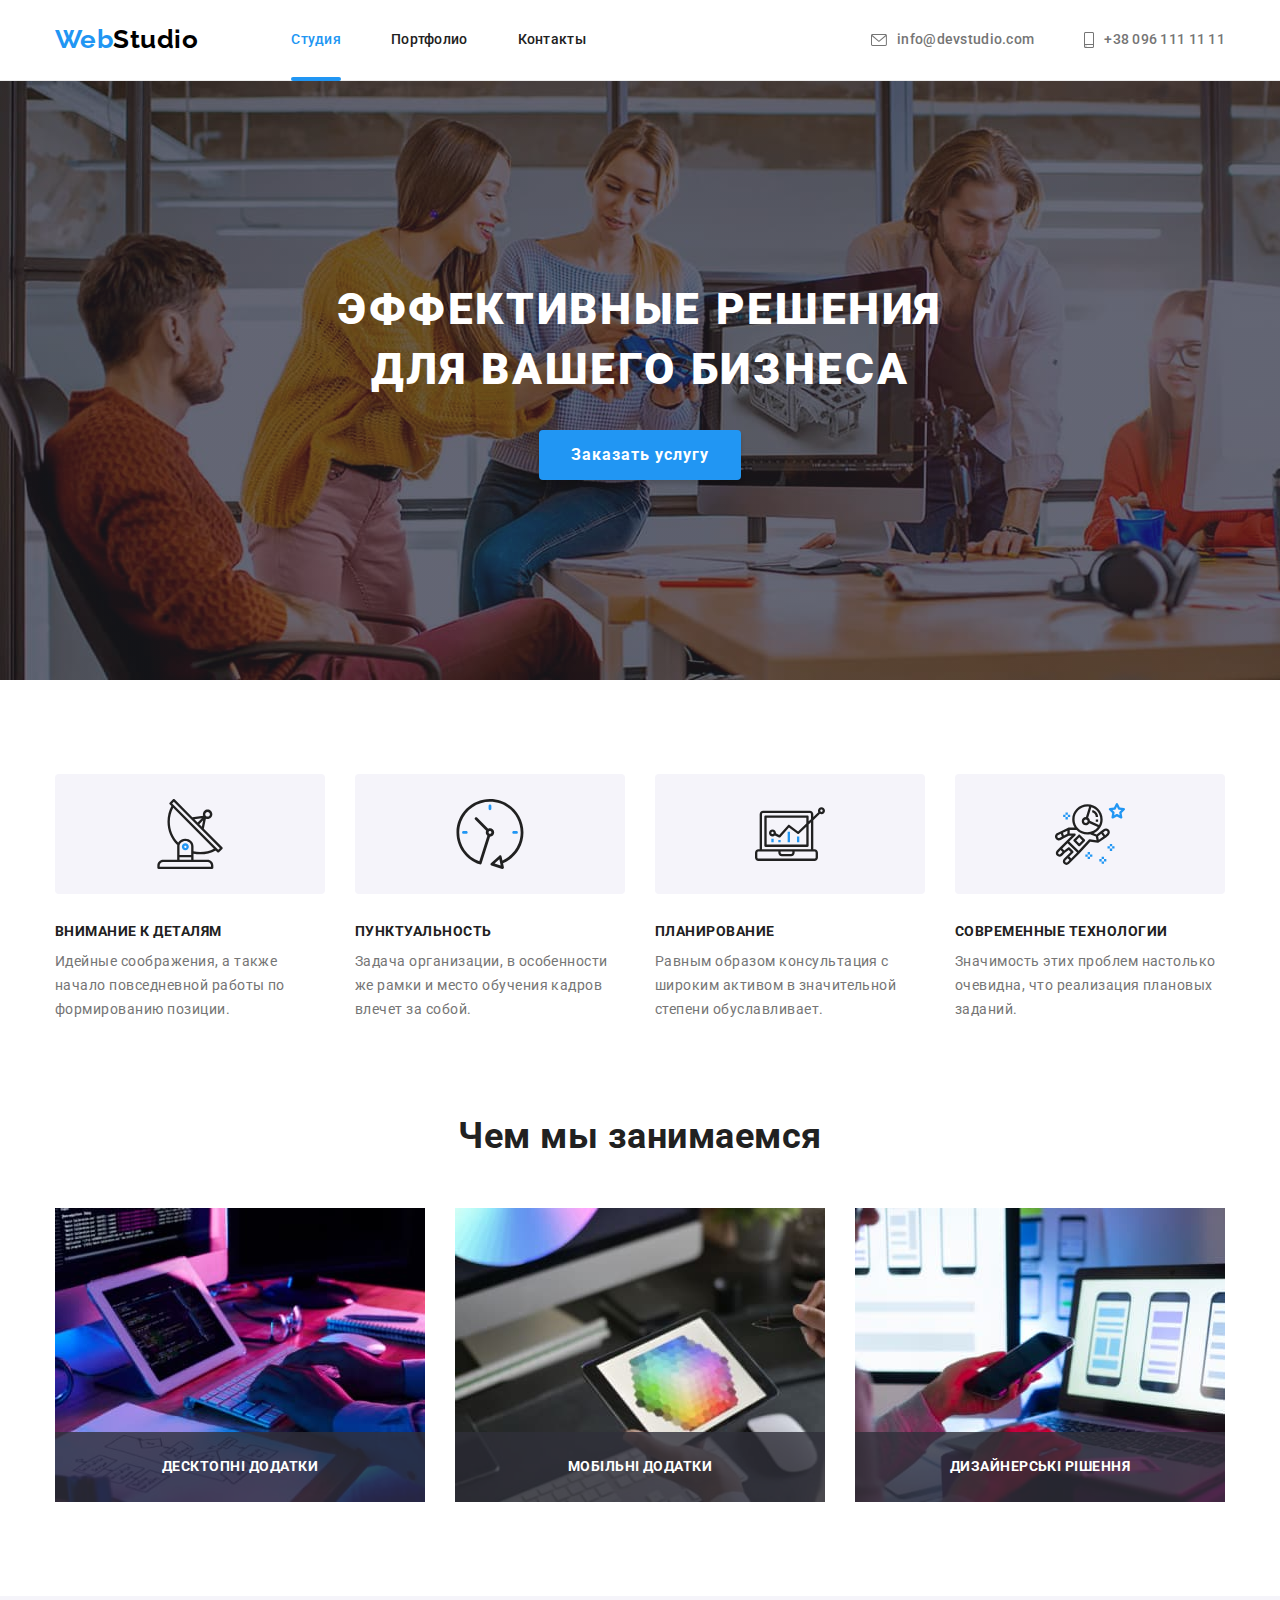
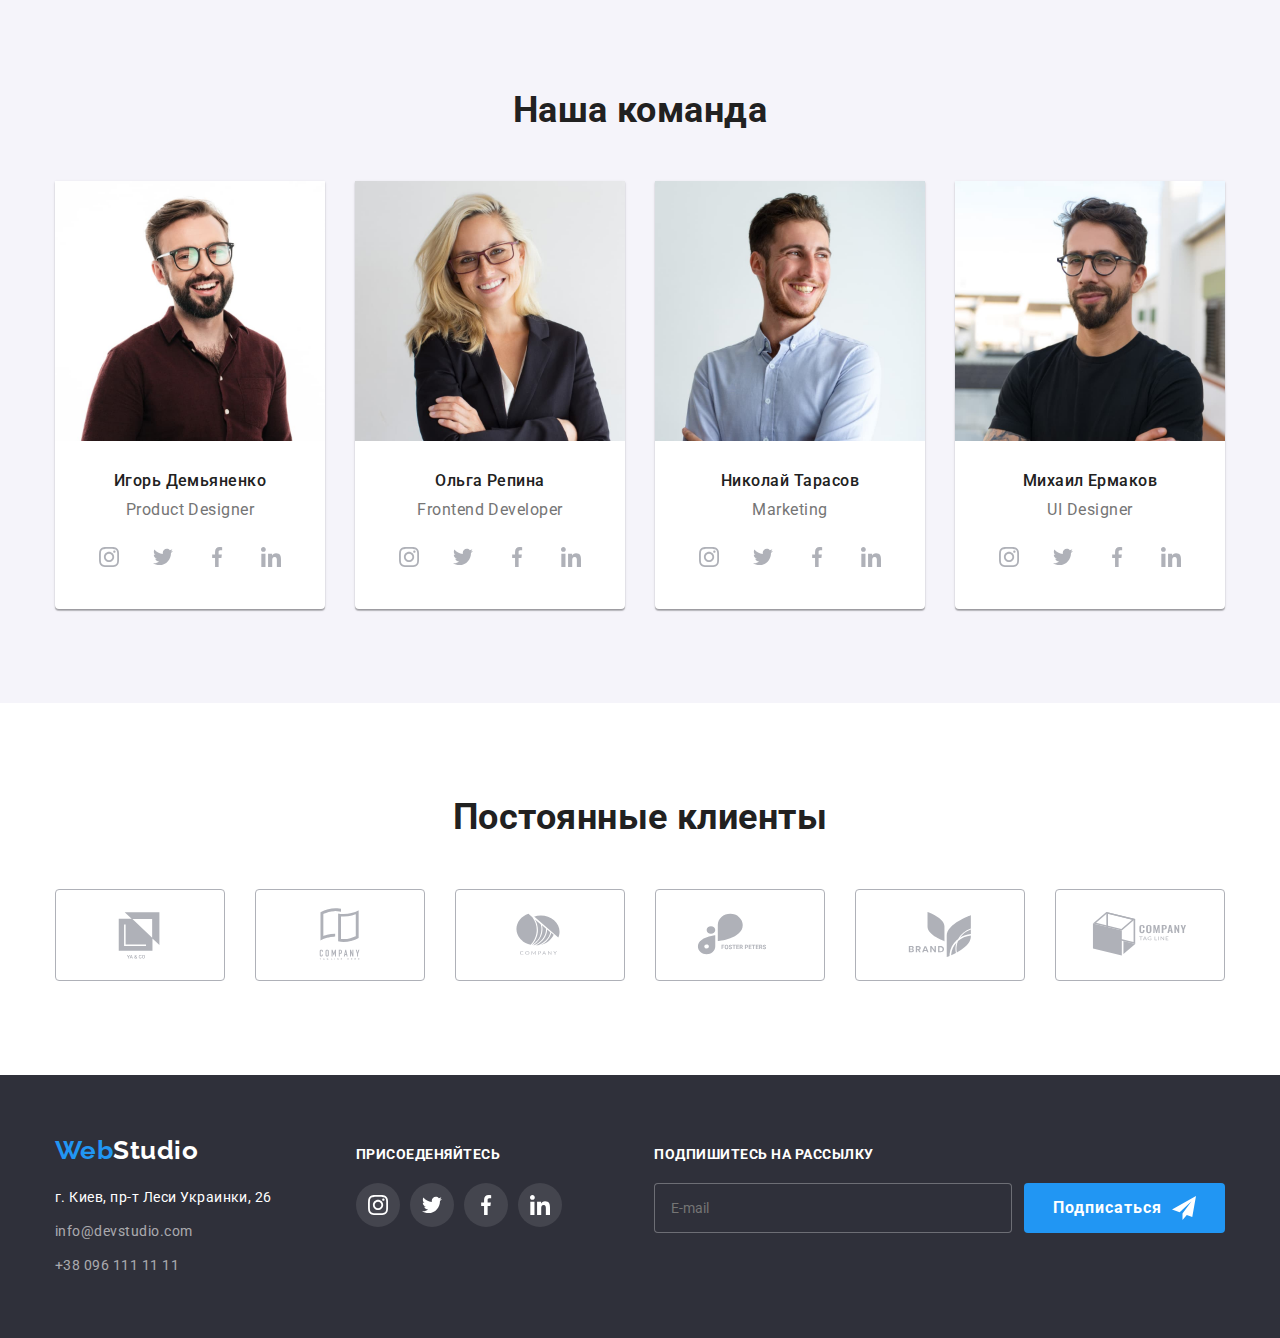
<file: index.html>
<!DOCTYPE html>
<html lang="ru">
  <head>
    <meta charset="UTF-8" />
    <meta http-equiv="X-UA-Compatible" content="IE=edge" />
    <meta name="viewport" content="width=device-width, initial-scale=1.0" />
    <title>Web Studio</title>
    <link rel="preconnect" href="https://fonts.googleapis.com" />
    <link rel="preconnect" href="https://fonts.gstatic.com" crossorigin />
    <link
      href="https://fonts.googleapis.com/css2?family=Raleway:wght@700&family=Roboto:wght@400;500;700;900&display=swap"
      rel="stylesheet"
    />
    <link
      rel="stylesheet"
      href="https://cdnjs.cloudflare.com/ajax/libs/modern-normalize/1.1.0/modern-normalize.min.css"
    />
    <link href="https://unpkg.com/aos@2.3.1/dist/aos.css" rel="stylesheet" />
    <link rel="stylesheet" href="./css/styles.css" />
  </head>
  <body class="page">
    <!-- Шапка сайта -->
    <header class="header">
      <div class="container flex">
        <nav class="navig-section">
          <a class="link logo-main" href="/" lang="en"
            >Web<span class="black-text">Studio</span></a
          >
          <ul class="list menu-navig">
            <li class="navig-item">
              <a class="link current" href="./index.html">Студия</a>
            </li>
            <li class="navig-item">
              <a class="link" href="./portfolio.html">Портфолио</a>
            </li>
            <li class="navig-item"><a class="link" href="">Контакты</a></li>
          </ul>
        </nav>
        <ul class="list contact-list">
          <li class="navig-item">
            <a class="link" href="mailto:info@devstudio.com"
              ><svg class="mail-icon" width="16" height="12">
                <use href="./images/symbol-defs.svg#icon-envelope"></use></svg
              ><span class="navig-text">info@devstudio.com</span></a
            >
          </li>
          <li class="navig-item">
            <a class="link" href="tel:+380961111111">
              <svg class="tel-icon" width="10" height="16">
                <use href="./images/symbol-defs.svg#icon-smartphone"></use></svg
              ><span class="navig-text">+38 096 111 11 11</span></a
            >
          </li>
        </ul>
      </div>
    </header>
    <main>
      <!-- Герой -->
      <section class="hero section overlay">
        <div class="container">
          <h1 class="hero-title">Эффективные решения для вашего бизнеса</h1>
          <button
            class="button"
            type="button"
            name="Заказать услугу"
            data-modal-open
          >
            Заказать услугу
          </button>
        </div>
      </section>
      <section class="section">
        <div class="container">
          <h2 class="title-section feauture">Наши качества</h2>
          <ul class="list feauture-list">
            <li class="feauture-item">
              <div class="feauture-svg-container">
                <svg width="70" height="70">
                  <use href="./images/symbol-defs.svg#icon-antenna"></use>
                </svg>
              </div>
              <h3 class="title">Внимание к деталям</h3>
              <p class="feauture-paragraph">
                Идейные соображения, а также начало повседневной работы по
                формированию позиции.
              </p>
            </li>
            <li class="feauture-item">
              <div class="feauture-svg-container">
                <svg width="70" height="70">
                  <use href="./images/symbol-defs.svg#icon-clock"></use>
                </svg>
              </div>
              <h3 class="title">Пунктуальность</h3>
              <p class="feauture-paragraph">
                Задача организации, в особенности же рамки и место обучения
                кадров влечет за собой.
              </p>
            </li>
            <li class="feauture-item">
              <div class="feauture-svg-container">
                <svg width="70" height="70">
                  <use href="./images/symbol-defs.svg#icon-diagram"></use>
                </svg>
              </div>
              <h3 class="title">Планирование</h3>
              <p class="feauture-paragraph">
                Равным образом консультация с широким активом в значительной
                степени обуславливает.
              </p>
            </li>
            <li class="feauture-item">
              <div class="feauture-svg-container">
                <svg width="70" height="70">
                  <use href="./images/symbol-defs.svg#icon-astronaut"></use>
                </svg>
              </div>
              <h3 class="title">Современные технологии</h3>
              <p class="feauture-paragraph">
                Значимость этих проблем настолько очевидна, что реализация
                плановых заданий.
              </p>
            </li>
          </ul>
        </div>
      </section>
      <section class="section img-section">
        <div class="container">
          <h2 class="title-section">Чем мы занимаемся</h2>
          <ul class="list">
            <li class="img-item">
              <img
                src="./images/img1.jpg"
                alt="печатаем на клавиатуре"
                width="370"
                height="294"
              />
              <div class="label">
                <p class="img-text">Десктопні додатки</p>
              </div>
            </li>
            <li class="img-item">
              <img
                src="./images/img2.jpg"
                alt="смотрим в телефон"
                width="370"
                height="294"
              />
              <div class="label">
                <p class="img-text">Мобільні додатки</p>
              </div>
            </li>
            <li class="img-item">
              <img
                src="./images/img3.jpg"
                alt="смотрим в планшет"
                width="370"
                height="294"
              />
              <div class="label">
                <p class="img-text">Дизайнерські рішення</p>
              </div>
            </li>
          </ul>
        </div>
      </section>
      <section class="team-section section">
        <div class="container">
          <h2 class="title-section">Наша команда</h2>
          <ul class="list team-list">
            <li class="team-item">
              <img
                src="./images/img4.jpg"
                alt="Игорь Демьяненко"
                width="270"
                height="260"
              />
              <div class="team-names">
                <h3 class="title">Игорь Демьяненко</h3>
                <p class="profession" lang="en">Product Designer</p>
                <ul class="social-list list">
                  <li class="social-item">
                    <a class="social-link" href="">
                      <svg class="social-icon" width="20" height="20">
                        <use
                          href="./images/symbol-defs.svg#icon-instagram"
                        ></use>
                      </svg>
                    </a>
                  </li>
                  <li class="social-item">
                    <a class="social-link" href="">
                      <svg class="social-icon" width="20" height="20">
                        <use href="./images/symbol-defs.svg#icon-twitter"></use>
                      </svg>
                    </a>
                  </li>
                  <li class="social-item">
                    <a class="social-link" href="">
                      <svg class="social-icon" width="20" height="20">
                        <use
                          href="./images/symbol-defs.svg#icon-facebook"
                        ></use>
                      </svg>
                    </a>
                  </li>
                  <li class="social-item">
                    <a class="social-link" href="">
                      <svg class="social-icon" width="20" height="20">
                        <use
                          href="./images/symbol-defs.svg#icon-linkedin"
                        ></use>
                      </svg>
                    </a>
                  </li>
                </ul>
              </div>
            </li>
            <li class="team-item">
              <img
                src="./images/img5.jpg"
                alt="Ольга Репина"
                width="270"
                height="260"
              />
              <div class="team-names">
                <h3 class="title">Ольга Репина</h3>
                <p class="profession" lang="en">Frontend Developer</p>
                <ul class="social-list list">
                  <li class="social-item">
                    <a class="social-link" href="">
                      <svg class="social-icon" width="20" height="20">
                        <use
                          href="./images/symbol-defs.svg#icon-instagram"
                        ></use>
                      </svg>
                    </a>
                  </li>
                  <li class="social-item">
                    <a class="social-link" href="">
                      <svg class="social-icon" width="20" height="20">
                        <use href="./images/symbol-defs.svg#icon-twitter"></use>
                      </svg>
                    </a>
                  </li>
                  <li class="social-item">
                    <a class="social-link" href="">
                      <svg class="social-icon" width="20" height="20">
                        <use
                          href="./images/symbol-defs.svg#icon-facebook"
                        ></use>
                      </svg>
                    </a>
                  </li>
                  <li class="social-item">
                    <a class="social-link" href="">
                      <svg class="social-icon" width="20" height="20">
                        <use
                          href="./images/symbol-defs.svg#icon-linkedin"
                        ></use>
                      </svg>
                    </a>
                  </li>
                </ul>
              </div>
            </li>
            <li class="team-item">
              <img
                src="./images/img6.jpg"
                alt="Николай Тарасов"
                width="270"
                height="260"
              />
              <div class="team-names">
                <h3 class="title">Николай Тарасов</h3>
                <p class="profession" lang="en">Marketing</p>
                <ul class="social-list list">
                  <li class="social-item">
                    <a class="social-link" href="">
                      <svg class="social-icon" width="20" height="20">
                        <use
                          href="./images/symbol-defs.svg#icon-instagram"
                        ></use>
                      </svg>
                    </a>
                  </li>
                  <li class="social-item">
                    <a class="social-link" href="">
                      <svg class="social-icon" width="20" height="20">
                        <use href="./images/symbol-defs.svg#icon-twitter"></use>
                      </svg>
                    </a>
                  </li>
                  <li class="social-item">
                    <a class="social-link" href="">
                      <svg class="social-icon" width="20" height="20">
                        <use
                          href="./images/symbol-defs.svg#icon-facebook"
                        ></use>
                      </svg>
                    </a>
                  </li>
                  <li class="social-item">
                    <a class="social-link" href="">
                      <svg class="social-icon" width="20" height="20">
                        <use
                          href="./images/symbol-defs.svg#icon-linkedin"
                        ></use>
                      </svg>
                    </a>
                  </li>
                </ul>
              </div>
            </li>
            <li class="team-item">
              <img
                src="./images/img7.jpg"
                alt="Михаил Ермаков"
                width="270"
                height="260"
              />
              <div class="team-names">
                <h3 class="title">Михаил Ермаков</h3>
                <p class="profession" lang="en">UI Designer</p>
                <ul class="social-list list">
                  <li class="social-item">
                    <a class="social-link" href="">
                      <svg class="social-icon" width="20" height="20">
                        <use
                          href="./images/symbol-defs.svg#icon-instagram"
                        ></use>
                      </svg>
                    </a>
                  </li>
                  <li class="social-item">
                    <a class="social-link" href="">
                      <svg class="social-icon" width="20" height="20">
                        <use href="./images/symbol-defs.svg#icon-twitter"></use>
                      </svg>
                    </a>
                  </li>
                  <li class="social-item">
                    <a class="social-link" href="">
                      <svg class="social-icon" width="20" height="20">
                        <use
                          href="./images/symbol-defs.svg#icon-facebook"
                        ></use>
                      </svg>
                    </a>
                  </li>
                  <li class="social-item">
                    <a class="social-link" href="">
                      <svg class="social-icon" width="20" height="20">
                        <use
                          href="./images/symbol-defs.svg#icon-linkedin"
                        ></use>
                      </svg>
                    </a>
                  </li>
                </ul>
              </div>
            </li>
          </ul>
        </div>
      </section>
      <section class="section">
        <div class="container">
          <h2 class="section-title">Постоянные клиенты</h2>
          <ul class="client-list list">
            <li class="client-item">
              <a class="client-link" href="">
                <svg class="client-icon" width="106" height="60">
                  <use href="./images/symbol-defs.svg#icon-company1"></use>
                </svg>
              </a>
            </li>
            <li class="client-item">
              <a class="client-link" href="">
                <svg class="client-icon" width="106" height="60">
                  <use href="./images/symbol-defs.svg#icon-company2"></use>
                </svg>
              </a>
            </li>
            <li class="client-item">
              <a class="client-link" href="">
                <svg class="client-icon" width="106" height="60">
                  <use href="./images/symbol-defs.svg#icon-company3"></use>
                </svg>
              </a>
            </li>
            <li class="client-item">
              <a class="client-link" href="">
                <svg class="client-icon" width="106" height="60">
                  <use href="./images/symbol-defs.svg#icon-company4"></use>
                </svg>
              </a>
            </li>
            <li class="client-item">
              <a class="client-link" href="">
                <svg class="client-icon" width="106" height="60">
                  <use href="./images/symbol-defs.svg#icon-company5"></use>
                </svg>
              </a>
            </li>
            <li class="client-item">
              <a class="client-link" href="">
                <svg class="client-icon" width="106" height="60">
                  <use href="./images/symbol-defs.svg#icon-company6"></use>
                </svg>
              </a>
            </li>
          </ul>
        </div>
      </section>
    </main>
    <!-- Подвал -->
    <footer class="footer">
      <div class="container">
        <div class="address-container">
          <a class="link logo-footer" href="/" lang="en"
            >Web<span class="white-text">Studio</span></a
          >
          <address class="address">
            <ul class="list address-list">
              <li class="address-item">
                <a
                  class="link location-text"
                  href="https://goo.gl/maps/Ahorg3LLs8p7K1ny8"
                  target="_blank"
                  rel="noopener noreferrer nofollow"
                  >г. Киев, пр-т Леси Украинки, 26</a
                >
              </li>
              <li class="address-item">
                <a class="link contacts" href="mailto:info@devstudio.com"
                  >info@devstudio.com</a
                >
              </li>
              <li class="address-item">
                <a class="link contacts" href="tel:+380961111111"
                  >+38 096 111 11 11</a
                >
              </li>
            </ul>
          </address>
        </div>
        <div class="social-footer">
          <p class="social-title">Присоеденяйтесь</p>
          <ul class="footer-social-list list">
            <li class="footer-social-item">
              <a class="footer-social-link" href="">
                <svg class="footer-social-icon" width="20" height="20">
                  <use href="./images/symbol-defs.svg#icon-instagram"></use>
                </svg>
              </a>
            </li>
            <li class="footer-social-item">
              <a class="footer-social-link" href="">
                <svg class="footer-social-icon" width="20" height="20">
                  <use href="./images/symbol-defs.svg#icon-twitter"></use>
                </svg>
              </a>
            </li>
            <li class="footer-social-item">
              <a class="footer-social-link" href="">
                <svg class="footer-social-icon" width="20" height="20">
                  <use href="./images/symbol-defs.svg#icon-facebook"></use>
                </svg>
              </a>
            </li>
            <li class="footer-social-item">
              <a class="footer-social-link" href="">
                <svg class="footer-social-icon" width="20" height="20">
                  <use href="./images/symbol-defs.svg#icon-linkedin"></use>
                </svg>
              </a>
            </li>
          </ul>
        </div>
        <div>
          <p class="connect-textarea">Подпишитесь на рассылку</p>
          <form class="in-btn-cont">
            <label for="follow-email"></label>
            <input
              class="footer-input"
              type="email"
              name="follow-email"
              id="follow-email"
              placeholder="E-mail"
              required
            />
            <button type="submit" class="footer-submit-btn">
              Подписаться
              <svg class="icon-send" width="24" height="24">
                <use href="./images/symbol-defs.svg#icon-send"></use>
              </svg>
            </button>
          </form>
        </div>
      </div>
    </footer>

    <div class="backdrop is-hidden" data-modal>
      <div class="modal">
        <button class="modal-close" type="button" name="close" data-modal-close>
          <svg class="modal.icon" width="18" height="18">
            <use href="./images/symbol-defs.svg#icon-x"></use>
          </svg>
        </button>
        <!-- Форма модалки -->
        <p class="form-title">Оставьте свои данные, мы вам перезвоним</p>
        <form class="form-container">
          <ul class="data-list list">
            <li class="data-item">
              <label for="name" class="label-title">
                Имя
                <span class="input-wrap">
                  <input
                    class="form-input"
                    type="text"
                    id="name"
                    name="name"
                    placeholder="Джон"
                    required
                  />
                  <svg class="input-icon" width="18" height="18">
                    <use href="./images/symbol-defs.svg#icon-person"></use>
                  </svg>
                </span>
              </label>
            </li>
            <li class="data-item">
              <label for="tel" class="label-title">
                Телефон
                <span class="input-wrap">
                  <input
                    class="form-input"
                    type="tel"
                    id="tel"
                    name="tel"
                    placeholder="+380671112233"
                    required
                    pattern="[\+]\d{12}"
                  />
                  <svg class="input-icon" width="18" height="18">
                    <use href="./images/symbol-defs.svg#icon-phone"></use>
                  </svg>
                </span>
              </label>
            </li>
            <li class="data-item">
              <label for="email" class="label-title">
                Почта
                <span class="input-wrap">
                  <input
                    class="form-input"
                    type="email"
                    id="email"
                    name="email"
                    placeholder="xxx@mail.com"
                  />
                  <svg class="input-icon" width="18" height="18">
                    <use href="./images/symbol-defs.svg#icon-email"></use>
                  </svg>
                </span>
              </label>
            </li>
            <li class="textarea-item">
              <label class="label-title" for="text"
                >Комментарий
                <textarea
                  class="textarea-input"
                  id="text"
                  name="text"
                  placeholder="Введите текст"
                ></textarea>
              </label>
            </li>
          </ul>
          <div class="checkbox-container">
            <input
              class="checkbox-input"
              type="checkbox"
              id="checkbox"
              name="checkbox"
              value="yes"
              required
            />
            <label class="check-label" for="checkbox">
              <span class="check-quad">
                <svg class="check-icon" width="16" height="15">
                  <use href="./images/symbol-defs.svg#icon-check"></use>
                </svg> </span
              >Соглашаюсь с рассылкой и принимаю
              <a class="link-check" href="#">Условия договора</a>
            </label>
          </div>
          <button class="submit-btm" type="submit">Отправить</button>
        </form>
      </div>
    </div>

    <script src="https://unpkg.com/aos@2.3.1/dist/aos.js"></script>
    <script>
      AOS.init();
    </script>
    <script src="./js/modal.js"></script>
  </body>
</html>
</file>
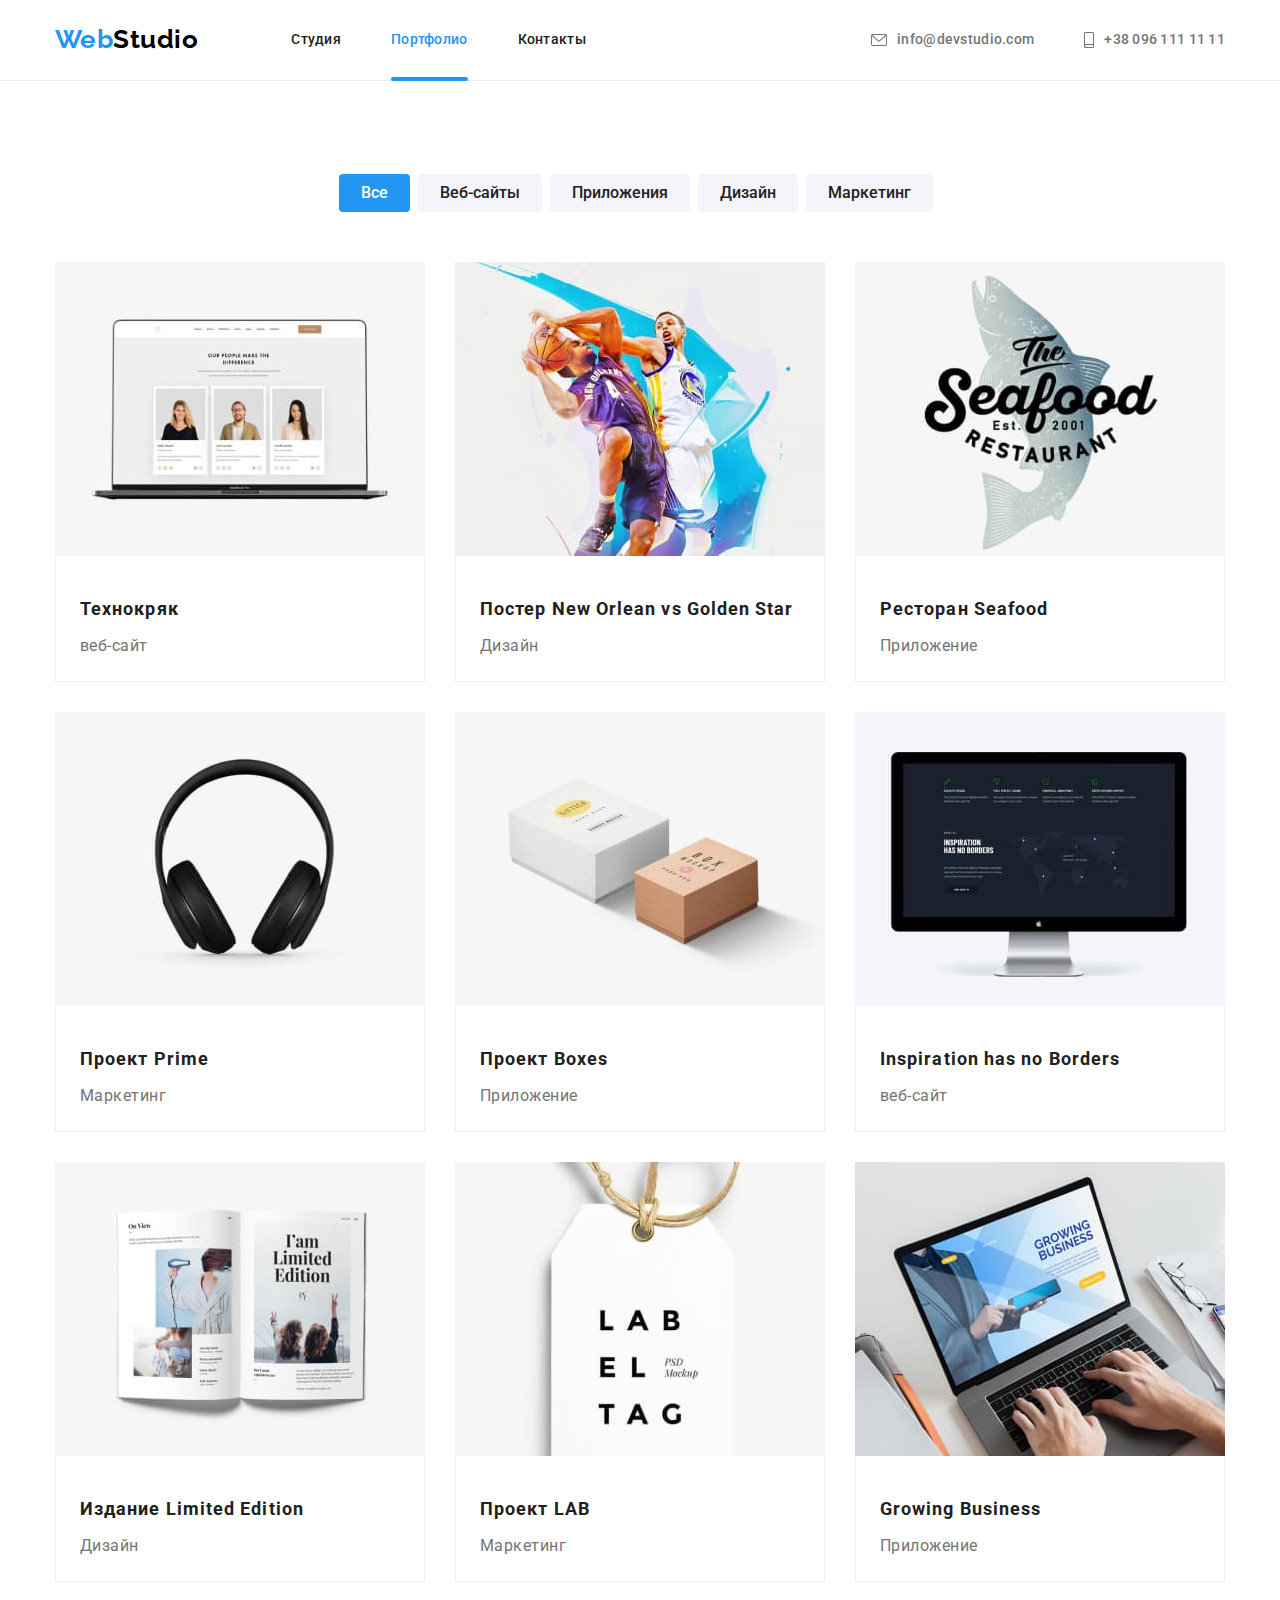
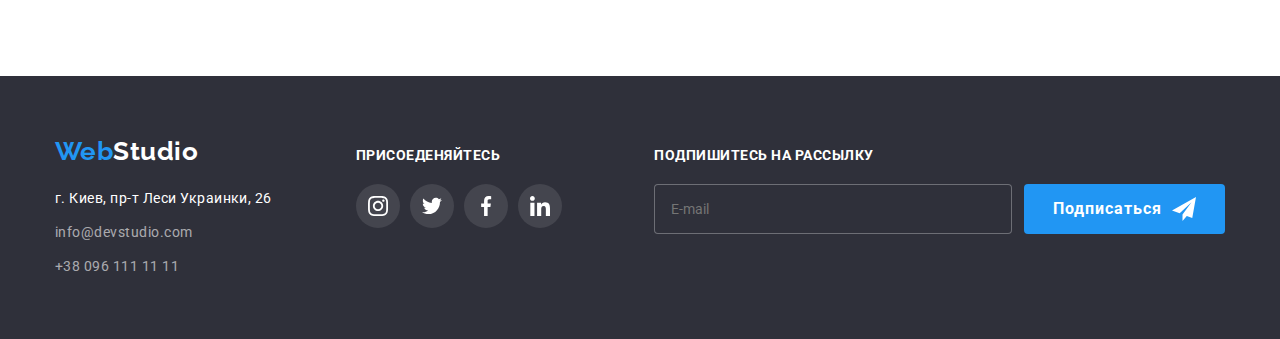
<file: portfolio.html>
<!DOCTYPE html>
<html lang="ru">
  <head>
    <meta charset="UTF-8" />
    <meta http-equiv="X-UA-Compatible" content="IE=edge" />
    <meta name="viewport" content="width=device-width, initial-scale=1.0" />
    <title>Portfolio</title>
    <link rel="preconnect" href="https://fonts.googleapis.com" />
    <link rel="preconnect" href="https://fonts.gstatic.com" crossorigin />
    <link
      href="https://fonts.googleapis.com/css2?family=Raleway:wght@700&family=Roboto:wght@400;500;700;900&display=swap"
      rel="stylesheet"
    />
    <link
      rel="stylesheet"
      href="https://cdnjs.cloudflare.com/ajax/libs/modern-normalize/1.1.0/modern-normalize.min.css"
    />
    <link href="https://unpkg.com/aos@2.3.1/dist/aos.css" rel="stylesheet" />
    <link rel="stylesheet" href="./css/styles.css" />
  </head>

  <body class="page">
    <!-- Шапка сайта -->
    <header class="header">
      <div class="container flex">
        <nav class="navig-section">
          <a class="link logo-main" href="/" lang="en"
            >Web<span class="black-text">Studio</span></a
          >
          <ul class="list menu-navig">
            <li class="navig-item">
              <a class="link" href="./index.html">Студия</a>
            </li>
            <li class="navig-item">
              <a class="link current" href="./portfolio.html">Портфолио</a>
            </li>
            <li class="navig-item"><a class="link" href="">Контакты</a></li>
          </ul>
        </nav>
        <ul class="list contact-list">
          <li class="navig-item">
            <a class="link" href="mailto:info@devstudio.com"
              ><svg class="mail-icon" width="16" height="12">
                <use href="./images/symbol-defs.svg#icon-envelope"></use></svg
              ><span class="navig-text">info@devstudio.com</span></a
            >
          </li>
          <li class="navig-item">
            <a class="link" href="tel:+380961111111">
              <svg class="tel-icon" width="10" height="16">
                <use href="./images/symbol-defs.svg#icon-smartphone"></use></svg
              ><span class="navig-text">+38 096 111 11 11</span></a
            >
          </li>
        </ul>
      </div>
    </header>
    <!-- Герой -->
    <main>
      <section class="section gallery-section">
        <div class="container">
          <h1 class="title-section">Портфолио</h1>
          <ul class="list filter-list">
            <li class="filter-item">
              <button class="button button-first" type="button" name="Все">
                Все
              </button>
            </li>
            <li class="filter-item">
              <button class="button" type="button" name="Веб-сайты">
                Веб-сайты
              </button>
            </li>
            <li class="filter-item">
              <button class="button" type="button" name="Приложения">
                Приложения
              </button>
            </li>
            <li class="filter-item">
              <button class="button" type="button" name="Дизайн">Дизайн</button>
            </li>
            <li class="filter-item">
              <button class="button" type="button" name="Маркетинг">
                Маркетинг
              </button>
            </li>
          </ul>
          <ul class="list">
            <li class="gallery-item">
              <a href="#" class="link gallery-card-link">
                <div class="gallery-box">
                  <img
                    src="./images/laptop.jpg"
                    alt="сайт на ноутбуке"
                    width="370"
                    height="294"
                  />
                  <div class="gallery-overlay">
                    <p>
                      Ресурс пропонує комплексні пропозиції з різним рівнем
                      функціоналу та сервісів. Все це дозволить відвідувачу
                      отримати вичерпні відомості про компанію чи приватну
                      особу.
                    </p>
                  </div>
                </div>
                <div class="list-project">
                  <h2 class="title project-title">Технокряк</h2>
                  <p class="work-type">веб-сайт</p>
                </div>
              </a>
            </li>
            <li class="gallery-item">
              <a href="#" class="link gallery-card-link">
                <div class="gallery-box">
                  <img
                    src="./images/Basketball.jpg"
                    alt="басскетболисты"
                    width="370"
                    height="294"
                  />
                  <div class="gallery-overlay">
                    <p>
                      Lorem ipsum dolor sit, amet consectetur adipisicing elit.
                      Totam quae neque odio similique reiciendis! At ducimus
                      dolores praesentium nihil, quas, blanditiis, atque enim
                      fuga labore officia eius architecto quos commodi.
                    </p>
                  </div>
                </div>
                <div class="list-project">
                  <h2 class="title project-title">
                    Постер <span lang="en">New Orlean vs Golden Star</span>
                  </h2>
                  <p class="work-type">Дизайн</p>
                </div>
              </a>
            </li>
            <li class="gallery-item">
              <a href="#" class="link gallery-card-link">
                <div class="gallery-box">
                  <img
                    src="./images/seafood.jpg"
                    alt="Эмблема ресторана"
                    width="370"
                    height="294"
                  />
                  <div class="gallery-overlay">
                    <p>
                      Lorem ipsum dolor sit, amet consectetur adipisicing elit.
                      Totam quae neque odio similique reiciendis! At ducimus
                      dolores praesentium nihil, quas, blanditiis, atque enim
                      fuga labore officia eius architecto quos commodi.
                    </p>
                  </div>
                </div>
                <div class="list-project">
                  <h2 class="title project-title">
                    Ресторан <span lang="en">Seafood</span>
                  </h2>
                  <p class="work-type">Приложение</p>
                </div>
              </a>
            </li>
            <li class="gallery-item">
              <a href="#" class="link gallery-card-link">
                <div class="gallery-box">
                  <img
                    src="./images/headphones.jpg"
                    alt="Наушники"
                    width="370"
                    height="294"
                  />
                  <div class="gallery-overlay">
                    <p>
                      Lorem ipsum dolor sit, amet consectetur adipisicing elit.
                      Totam quae neque odio similique reiciendis! At ducimus
                      dolores praesentium nihil, quas, blanditiis, atque enim
                      fuga labore officia eius architecto quos commodi.
                    </p>
                  </div>
                </div>
                <div class="list-project">
                  <h2 class="title project-title">
                    Проект <span lang="en">Prime</span>
                  </h2>
                  <p class="work-type">Маркетинг</p>
                </div>
              </a>
            </li>
            <li class="gallery-item">
              <a href="#" class="link gallery-card-link">
                <div class="gallery-box">
                  <img
                    src="./images/boxes.jpg"
                    alt="два бокса"
                    width="370"
                    height="294"
                  />
                  <div class="gallery-overlay">
                    <p>
                      Lorem ipsum dolor sit, amet consectetur adipisicing elit.
                      Totam quae neque odio similique reiciendis! At ducimus
                      dolores praesentium nihil, quas, blanditiis, atque enim
                      fuga labore officia eius architecto quos commodi.
                    </p>
                  </div>
                </div>
                <div class="list-project">
                  <h2 class="title project-title">
                    Проект <span lang="en">Boxes</span>
                  </h2>
                  <p class="work-type">Приложение</p>
                </div>
              </a>
            </li>
            <li class="gallery-item">
              <a href="#" class="link gallery-card-link">
                <div class="gallery-box">
                  <img
                    src="./images/computer.jpg"
                    alt="монитор с сайтом"
                    width="370"
                    height="294"
                  />
                  <div class="gallery-overlay">
                    <p>
                      Lorem ipsum dolor sit, amet consectetur adipisicing elit.
                      Totam quae neque odio similique reiciendis! At ducimus
                      dolores praesentium nihil, quas, blanditiis, atque enim
                      fuga labore officia eius architecto quos commodi.
                    </p>
                  </div>
                </div>
                <div class="list-project">
                  <h2 class="title project-title" lang="en">
                    Inspiration has no Borders
                  </h2>
                  <p class="work-type">веб-сайт</p>
                </div>
              </a>
            </li>
            <li class="gallery-item">
              <a href="#" class="link gallery-card-link">
                <div class="gallery-box">
                  <img
                    src="./images/magazine.jpg"
                    alt="открытый журнал"
                    width="370"
                    height="294"
                  />
                  <div class="gallery-overlay">
                    <p>
                      Lorem ipsum dolor sit, amet consectetur adipisicing elit.
                      Totam quae neque odio similique reiciendis! At ducimus
                      dolores praesentium nihil, quas, blanditiis, atque enim
                      fuga labore officia eius architecto quos commodi.
                    </p>
                  </div>
                </div>
                <div class="list-project">
                  <h2 class="title project-title">
                    Издание <span lang="en">Limited Edition</span>
                  </h2>
                  <p class="work-type">Дизайн</p>
                </div>
              </a>
            </li>
            <li class="gallery-item">
              <a href="#" class="link gallery-card-link">
                <div class="gallery-box">
                  <img
                    src="./images/label.jpg"
                    alt="этикетка"
                    width="370"
                    height="294"
                  />
                  <div class="gallery-overlay">
                    <p>
                      Lorem ipsum dolor sit, amet consectetur adipisicing elit.
                      Totam quae neque odio similique reiciendis! At ducimus
                      dolores praesentium nihil, quas, blanditiis, atque enim
                      fuga labore officia eius architecto quos commodi.
                    </p>
                  </div>
                </div>
                <div class="list-project">
                  <h2 class="title project-title">
                    Проект <span lang="en">LAB</span>
                  </h2>
                  <p class="work-type">Маркетинг</p>
                </div>
              </a>
            </li>
            <li class="gallery-item">
              <a href="#" class="link gallery-card-link">
                <div class="gallery-box">
                  <img
                    src="./images/writingonlaptop.jpg"
                    alt="печатает на ноутбуке"
                    width="370"
                    height="294"
                  />
                  <div class="gallery-overlay">
                    <p>
                      Lorem ipsum dolor sit, amet consectetur adipisicing elit.
                      Totam quae neque odio similique reiciendis! At ducimus
                      dolores praesentium nihil, quas, blanditiis, atque enim
                      fuga labore officia eius architecto quos commodi.
                    </p>
                  </div>
                </div>
                <div class="list-project">
                  <h2 class="title project-title" lang="en">
                    Growing Business
                  </h2>
                  <p class="work-type">Приложение</p>
                </div>
              </a>
            </li>
          </ul>
        </div>
      </section>
    </main>
    <!-- Подвал -->
    <footer class="footer">
      <div class="container">
        <div class="address-container">
          <a class="link logo-footer" href="/" lang="en"
            >Web<span class="white-text">Studio</span></a
          >
          <address class="address">
            <ul class="list address-list">
              <li class="address-item">
                <a
                  class="link location-text"
                  href="https://goo.gl/maps/Ahorg3LLs8p7K1ny8"
                  target="_blank"
                  rel="noopener noreferrer nofollow"
                  >г. Киев, пр-т Леси Украинки, 26</a
                >
              </li>
              <li class="address-item">
                <a class="link contacts" href="mailto:info@devstudio.com"
                  >info@devstudio.com</a
                >
              </li>
              <li class="address-item">
                <a class="link contacts" href="tel:+380961111111"
                  >+38 096 111 11 11</a
                >
              </li>
            </ul>
          </address>
        </div>
        <div class="social-footer">
          <p class="social-title">Присоеденяйтесь</p>
          <ul class="footer-social-list list">
            <li class="footer-social-item">
              <a class="footer-social-link" href="">
                <svg class="footer-social-icon" width="20" height="20">
                  <use href="./images/symbol-defs.svg#icon-instagram"></use>
                </svg>
              </a>
            </li>
            <li class="footer-social-item">
              <a class="footer-social-link" href="">
                <svg class="footer-social-icon" width="20" height="20">
                  <use href="./images/symbol-defs.svg#icon-twitter"></use>
                </svg>
              </a>
            </li>
            <li class="footer-social-item">
              <a class="footer-social-link" href="">
                <svg class="footer-social-icon" width="20" height="20">
                  <use href="./images/symbol-defs.svg#icon-facebook"></use>
                </svg>
              </a>
            </li>
            <li class="footer-social-item">
              <a class="footer-social-link" href="">
                <svg class="footer-social-icon" width="20" height="20">
                  <use href="./images/symbol-defs.svg#icon-linkedin"></use>
                </svg>
              </a>
            </li>
          </ul>
        </div>
        <div>
          <p class="connect-textarea">Подпишитесь на рассылку</p>
          <form class="in-btn-cont">
            <input
              class="footer-input"
              type="email"
              name="follow-email"
              id="follow-email"
              placeholder="E-mail"
              required
            />
            <button type="submit" class="footer-submit-btn">
              Подписаться
              <svg class="icon-send" width="24" height="24">
                <use href="./images/symbol-defs.svg#icon-send"></use>
              </svg>
            </button>
          </form>
        </div>
      </div>
    </footer>
    <script src="https://unpkg.com/aos@2.3.1/dist/aos.js"></script>
    <script>
      AOS.init();
    </script>
    <script src="./js/modal.js"></script>
  </body>
</html>
</file>
<file: css/styles.css>
*,
*::before,
*::after {
  /* border: inherit; */
  /* outline: 1px solid rgb(250, 195, 175);
  background-color: rgba(0, 255, 106, 0.1); */
}

:root {
  --primary-text-color: #757575;
  --title-text-color: #212121;
  --accent-color: #2196f3;
  --main-title-color: #ffffff;
  --background-color: #ffffff;
  --logo-white-color: #ffffff;
  --logo-black-color: #000000;
  --button-text-color: #ffffff;
  --team-section-color: #f5f4fa;
  --address-text-color: #ffffff;
  --hero-background-color: #2f303a;
}

.container {
  width: 1200px;
  padding: 0 15px;
  margin: 0 auto;
}

img {
  display: block;
  max-width: 100%;
  height: auto;
}

.flex {
  display: flex;
}

p,
h1,
h2,
h3,
h4,
h5,
h6 {
  display: block;
}

/* a {
  color: currentColor;
} */

/* @keyframes  для анимации*/

.page {
  color: var(--primary-text-color);
  background-color: var(--background-color);
  font-family: Roboto, sans-serif;
  letter-spacing: 0.03em;
  margin: 0;
  padding-top: 80px;
  position: relative;
}

.link {
  text-decoration: none;
}

.list {
  list-style: none;
  padding: 0;
  margin: 0;
}

.title-section {
  color: var(--title-text-color);
  font-weight: 700;
  font-size: 36px;
  line-height: 1.16;
  text-align: center;
  margin-bottom: 50px;
  margin-top: 0;
}

.title {
  color: var(--title-text-color);
}

/* ---------header--------- */
.header {
  position: fixed;
  top: 0;
  width: 100%;
  background-color: var(--background-color);
  border-bottom: 1px solid #ececec;
  z-index: 1;
}

/* --------Logo--------- */

.logo-main {
  color: var(--accent-color);
  font-family: "Raleway";
  font-weight: 700;
  font-size: 26px;
  line-height: 1.19;
  padding: 24px 0;
  margin-right: 93px;
}

.black-text {
  color: var(--logo-black-color);
}

.white-text {
  color: var(--logo-white-color);
}

/* -----Navigation------ */
.menu-navig .link.current {
  color: var(--accent-color);
  position: relative;
}

.link.current::after {
  content: "";
  width: 100%;
  height: 4px;
  border-radius: 2px;
  background-color: var(--accent-color);
  position: absolute;
  bottom: -1px;
  left: 0;
}

.menu-navig .link {
  color: var(--title-text-color);
  font-weight: 500;
  font-size: 14px;
  line-height: 1.14;
  display: inline-block;
  letter-spacing: 0.02em;
  display: block;
  padding: 32px 0;
  transition: color 250ms cubic-bezier(0.4, 0, 0.2, 1);
}

.menu-navig .link:hover,
.menu-navig .link:focus {
  color: var(--accent-color);
}

.navig-section {
  display: flex;
  margin-right: auto;
}
.menu-navig {
  display: flex;
}

.menu-navig .navig-item:not(:last-child) {
  margin-right: 50px;
}

.contact-list .link {
  display: flex;
  align-items: center;
  color: var(--primary-text-color);
  font-weight: 500;
  font-size: 14px;
  line-height: 1.14;
  letter-spacing: 0.02em;
  padding: 32px 0;
  transition: color 250ms cubic-bezier(0.4, 0, 0.2, 1);
}

.contact-list .link:hover,
.contact-list .link:focus {
  color: var(--accent-color);
}

.contact-list .navig-item:not(:last-child) {
  margin-right: 50px;
}

.contact-list {
  display: flex;
}

.mail-icon {
  width: 16px;
  height: 12px;
  margin-right: 10px;
  fill: currentColor;
}

.tel-icon {
  width: 10px;
  height: 16px;
  margin-right: 10px;
  fill: currentColor;
}

.navig-text {
  display: block;
}

/* ----Hero----- */
.hero .container {
  width: 696px;
}

/* ----Overlay---- (изменить класс и задать на бекграунд тег див??? */
.overlay {
  background-color: #c4c4c4;
  background-image: linear-gradient(
      rgba(47, 48, 58, 0.4),
      rgba(47, 48, 58, 0.4)
    ),
    url(../images/hero-background.jpg);
  background-repeat: no-repeat;
  background-size: cover;
  background-position: left top;
  margin-left: auto;
  margin-right: auto;
  max-width: 1600px;
  height: 600px;
}
.hero.section {
  text-align: center;
  padding: 200px 0;
}

.hero-title {
  color: var(--main-title-color);
  font-weight: 900;
  font-size: 44px;
  line-height: 1.36;
  text-align: center;
  letter-spacing: 0.06em;
  text-transform: uppercase;
  margin-bottom: 30px;
  display: block;
  margin-top: 0;
  margin-bottom: 30px;
}

.hero .button {
  color: var(--button-text-color);
  background-color: var(--accent-color);
  font-weight: 700;
  font-size: 16px;
  font-family: inherit;
  line-height: 1.88;
  letter-spacing: 0.06em;
  cursor: pointer;
  padding: 10px 32px;
  border: 0;
  border-radius: 4px;
  box-shadow: 0px 4px 4px rgba(0, 0, 0, 0.15);
  transition-property: background-color, transform, color;
  transition-duration: 250ms;
  transition-timing-function: cubic-bezier(0.4, 0, 0.2, 1);
}

.hero .button:hover,
.hero .button:focus {
  background-color: #188ce8;
  color: var(--button-text-color);
  transform: scale(103%);
  box-shadow: 0px 4px 4px rgba(0, 0, 0, 0.15);
}

/* ----Filter-button---- */
.filter-list .button {
  color: var(--title-text-color);
  background-color: var(--team-section-color);
  font-family: inherit;
  font-weight: 500;
  font-size: 16px;
  line-height: 1.62;
  display: inline-block;
  cursor: pointer;
  border-radius: 4px;
  border: 0;
  padding: 6px 22px;
  transition-property: background-color, box-shadow, color;
  transition-duration: 250ms;
  transition-timing-function: cubic-bezier(0.4, 0, 0.2, 1);
}

.filter-list .button:hover,
.filter-list .button:focus {
  color: var(--button-text-color);
  background-color: var(--accent-color);
  box-shadow: 0px 3px 1px rgba(0, 0, 0, 0.1), 0px 1px 2px rgba(0, 0, 0, 0.08),
    0px 2px 2px rgba(0, 0, 0, 0.12);
}

.button-first.button {
  color: var(--button-text-color);
  background-color: var(--accent-color);
}

.filter-item:not(last-child) {
  margin-right: 8px;
}

.filter-list {
  display: flex;
  justify-content: center;
  margin-bottom: 50px;
}

.title-section.feauture {
  position: absolute;
  white-space: nowrap;
  width: 1px;
  height: 1px;
  overflow: hidden;
  border: 0;
  padding: 0;
  clip: rect(0 0 0 0);
  clip-path: inset(50%);
  margin: -1px;
}

/* ---Portfolio Projects---- */

.gallery-section .list {
  display: flex;
  flex-wrap: wrap;
}

.gallery-item {
  width: 370px;
  margin-top: 30px;
  margin-right: 30px;
}

.gallery-item:nth-child(3n + 3) {
  margin-right: 0;
}

.gallery-item:nth-child(-n + 3) {
  margin-top: 0;
}

.gallery-card-link {
  display: block;
  color: inherit;
  transition: box-shadow 250ms cubic-bezier(0.4, 0, 0.2, 1);
}

.gallery-card-link:hover,
.gallery-card-link:focus {
  box-shadow: 0px 1px 1px rgba(0, 0, 0, 0.12), 0px 4px 4px rgba(0, 0, 0, 0.06),
    1px 4px 6px rgba(0, 0, 0, 0.16);
}

.gallery-card-link:hover .gallery-overlay,
.gallery-card-link:focus .gallery-overlay {
  transform: translateY(0);
}

.gallery-box {
  position: relative;
  overflow: hidden;
}

.gallery-overlay {
  position: absolute;
  align-items: center;
  justify-content: center;
  top: 0;
  left: 0;
  background: rgba(33, 150, 243, 0.9);
  width: 100%;
  height: 100%;
  display: flex;
  transition-property: transform, box-shadow, color;
  transition-duration: 250ms;
  transition-timing-function: cubic-bezier(0.4, 0, 0.2, 1);
  transform: translateY(101%);
}

.gallery-overlay p {
  height: 100%;
  color: var(--main-title-color);
  font-size: 18px;
  line-height: 1.56;
  width: 322px;
  height: 168px;
  margin: 0;
}

.list-project {
  background-color: #fff;
  padding: 20px 24px;
  border: 1px solid #eeeeee;
  border-top: 0;
  position: relative;
}

.project-title {
  color: var(--title-text-color);
  font-weight: 700;
  font-size: 18px;
  line-height: 2;
  letter-spacing: 0.06em;
  margin-bottom: 4px;
}

.gallery-section .title-section {
  display: none;
}
.work-type {
  font-size: 16px;
  line-height: 1.88;
  display: block;
  margin: 0;
}

.feauture-svg-container {
  display: flex;
  justify-content: center;
  align-items: center;
  background: #f5f4fa;
  border-radius: 4px;
  width: 270px;
  height: 120px;
  margin-bottom: 30px;
}

.feauture-list .title {
  font-weight: 700;
  font-size: 14px;
  line-height: 1.14;
  text-transform: uppercase;
  margin: 0 0 10px 0;
}

.feauture-list {
  display: flex;
}

.feauture-item:not(:last-child) {
  margin-right: 30px;
}

.feauture-paragraph {
  width: 270px;
  font-size: 14px;
  line-height: 1.71;
  display: inline-block;
  margin: 0;
}

/* ----Our Work---- */

.section.img-section {
  padding-top: 0;
}

.img-section .list {
  display: flex;
}

.img-item:not(:last-child) {
  margin-right: 30px;
}

.img-item {
  position: relative;
}

.label {
  display: flex;
  justify-content: center;
  align-items: center;
  position: absolute;
  width: 370px;
  height: 70px;
  background-color: rgba(47, 48, 58, 0.8);
  bottom: 0;
}

.img-text {
  color: var(--main-title-color);
  font-weight: 700;
  font-size: 14px;
  line-height: 1.14;
  text-transform: uppercase;
  margin: 0;
}

/* ----- Team-------- */
.team-item .title {
  display: block;
  margin-top: 0;
  margin-bottom: 10px;
}

.team-names {
  padding: 30px 32px;
  text-align: center;
}

.team-list {
  display: flex;
}

.team-item:not(:last-child) {
  margin-right: 30px;
}

.section {
  padding: 94px 0;
}

.team-section {
  background-color: var(--team-section-color);
}

.team-item {
  background-color: var(--background-color);
  box-shadow: 0px 1px 3px rgba(0, 0, 0, 0.12), 0px 1px 1px rgba(0, 0, 0, 0.14),
    0px 2px 1px rgba(0, 0, 0, 0.2);
  border-radius: 0px 0px 4px 4px;
}

.team-list .title {
  font-weight: 500;
  font-size: 16px;
  line-height: 1.19;
}

.profession {
  line-height: 1.19;
  margin: 0 0 16px 0;
}

/* ----social----- */
.social-list {
  display: flex;
  width: 206px;
  height: 44px;
  margin: 0;
  padding: 0;
}

.social-item:not(:last-child) {
  margin-right: 10px;
}

.social-link {
  color: #afb1b8;
  background-color: var(--background-color);
  display: flex;
  justify-content: center;
  align-items: center;
  width: 44px;
  height: 44px;
  border-radius: 50%;
  cursor: pointer;
  transition-property: color, background-color;
  transition-duration: 250ms;
  transition-timing-function: cubic-bezier(0.4, 0, 0.2, 1);
}

.social-link:hover,
.social-link:focus {
  color: var(--button-text-color);
  background-color: var(--accent-color);
}

.social-icon {
  fill: currentColor;
}

/* -----Our Clients----- */

.section-title {
  color: var(--title-text-color);
  font-weight: 700;
  font-size: 36px;
  line-height: 1.16;
  text-align: center;
  margin-top: 0;
  margin-bottom: 50px;
}

.client-list {
  display: flex;
}

.client-item:not(:last-child) {
  margin-right: 30px;
}

.client-link {
  width: 170px;
  height: 92px;
  display: flex;
  justify-content: center;
  align-items: center;
  color: #afb1b8;
  border: 1px solid #afb1b8;
  border-radius: 4px;
  transition-property: transform, color, border;
  transition-duration: 250ms;
  transition-timing-function: cubic-bezier(0.4, 0, 0.2, 1);
}

.client-link:hover,
.client-link:focus {
  color: var(--accent-color);
  border: 1px solid var(--accent-color);
  transform: scale(103%);
}

.client-icon {
  fill: currentColor;
}

/* ----Footer----- */

.address {
  font-style: normal;
}

.footer {
  background-color: var(--hero-background-color);
  font-size: 14px;
  line-height: 1.71;
  padding: 60px 0;
}

.contacts {
  color: rgba(255, 255, 255, 0.6);
  font-size: 14px;
  line-height: 24px;
  transition: color 250ms cubic-bezier(0.4, 0, 0.2, 1);
}

.location-text {
  color: var(--address-text-color);
  transition: color 250ms cubic-bezier(0.4, 0, 0.2, 1);
}

.address-list .link:hover,
.address-list .link:focus {
  color: var(--accent-color);
}

.footer .address-item:not(:last-child) {
  margin-bottom: 9px;
}

.logo-footer {
  color: var(--accent-color);
  font-family: "Raleway";
  font-weight: 700;
  font-size: 26px;
  line-height: 1.19;
  margin-bottom: 20px;
  display: block;
}

.social-footer {
  width: 206px;
  height: 80px;
  margin-right: auto;
}

.social-title {
  color: var(--logo-white-color);
  font-weight: 700;
  font-size: 14px;
  line-height: 1.14;
  text-transform: uppercase;
  margin-bottom: 20px;
  margin-top: 0;
}

.address-container {
  width: 231px;
  margin-right: 70px;
}

.footer .container {
  display: flex;
  align-items: baseline;
}

/* ----Footer-social----- */
.footer-social-list {
  display: flex;
  width: 206px;
  height: 44px;
  margin: 0;
  padding: 0;
}

.footer-social-item:not(:last-child) {
  margin-right: 10px;
}

.footer-social-link {
  color: var(--button-text-color);
  background: rgba(255, 255, 255, 0.1);
  display: flex;
  justify-content: center;
  align-items: center;
  width: 44px;
  height: 44px;
  border-radius: 50%;
  cursor: pointer;
  transition: background-color 250ms cubic-bezier(0.4, 0, 0.2, 1);
}

.footer-social-link:hover,
.footer-social-link:focus {
  background-color: var(--accent-color);
}

.footer-social-icon {
  fill: currentColor;
}

/* --------- Footer submit--------- */
.connect-textarea {
  color: var(--logo-white-color);
  font-weight: 700;
  font-size: 14px;
  line-height: 1.14;
  text-transform: uppercase;
  margin-bottom: 20px;
  margin-top: 0;
}

.in-btn-cont {
  display: flex;
}

.footer-input {
  width: 358px;
  height: 50px;
  padding: 0 16px;
  margin-right: 12px;
  background: #2f303a;
  color: var(--button-text-color);
  outline: none;
  border: 1px solid rgba(255, 255, 255, 0.3);
  border-radius: 4px;
  transition: border 250ms cubic-bezier(0.4, 0, 0.2, 1);
}

.footer-input:focus {
  border: 1px solid var(--accent-color);
}

.footer-submit-btn {
  display: flex;
  align-items: center;
  justify-content: center;

  color: var(--button-text-color);
  background-color: var(--accent-color);
  cursor: pointer;

  font-weight: 700;
  font-size: 16px;
  line-height: 1.88;
  letter-spacing: 0.06em;

  padding: 10px 29px;
  border: 0;
  border-radius: 4px;
  transition-property: scale, background-color, box-shadow, transform, color;
  transition-duration: 250ms;
  transition-timing-function: cubic-bezier(0.4, 0, 0.2, 1);
}

.icon-send {
  margin-left: 10px;
}

.footer-submit-btn:hover,
.footer-submit-btn:focus {
  color: var(--button-text-color);
  background-color: #188ce8;
  transform: scale(101%);
  box-shadow: 0px 4px 4px rgba(0, 0, 0, 0.15);
}

/* ---Backdrop---- */
.backdrop {
  position: fixed;
  top: 0;
  left: 0;
  width: 100%;
  height: 100%;
  background-color: rgba(0, 0, 0, 0.2);

  transition-property: opacity, visibility, scale, background-color, transform,
    box-shadow, color, border-color, border, fill;
  transition-duration: 250ms;
  transition-timing-function: cubic-bezier(0.4, 0, 0.2, 1);

  z-index: 1;
}

.backdrop.is-hidden {
  visibility: 0;
  opacity: 0;
  pointer-events: none;
}

.backdrop.is-hidden .modal {
  transform: translate(-50%, -50%) scale(0);
}

.modal {
  position: absolute;
  width: 528px;
  height: 581px;
  background-color: var(--button-text-color);
  top: 50%;
  left: 50%;
  transform: translate(-50%, -50%) scale(1);
  transition-property: background-color, transform, color, border-color;
  transition-duration: 250ms;
  transition-timing-function: cubic-bezier(0.4, 0, 0.2, 1);
  padding: 40px;
  border-radius: 4px;
}

.modal-close {
  display: flex;
  justify-content: center;
  align-items: center;
  position: absolute;
  width: 30px;
  height: 30px;
  top: 8px;
  right: 8px;
  border: 1px solid rgba(0, 0, 0, 0.1);
  border-radius: 50%;
  background-color: transparent;
  cursor: pointer;
  transition: fill, 250ms cubic-bezier(0.4, 0, 0.2, 1);
}

.modal-icon {
  position: absolute;
  width: 18px;
  height: 18px;
  left: 1032px;
  top: 235px;
  fill: currentColor;
}

.modal-close:hover,
.modal-close:focus {
  fill: var(--accent-color);
}

.form-title {
  font-weight: 700;
  font-size: 20px;
  line-height: 1.15;
  text-align: center;
  color: var(--title-text-color);
  margin: 0 0 12px 0;
}

.form-container {
  display: flex;
  flex-direction: column;
}

.data-list {
  margin-bottom: 20px;
}

.data-item {
  margin-bottom: 10px;
  width: 100%;
}

.label-title {
  display: block;
  font-size: 12px;
  line-height: 1.17;
  letter-spacing: 0.01em;
}

.input-wrap {
  display: block;
  position: relative;
  margin-top: 4px;
}

.form-input {
  width: 100%;
  height: 40px;
  font-size: 12px;
  border: none;
  border: 1px solid rgba(33, 33, 33, 0.2);
  border-radius: 4px;
  padding: 0 12px 0 42px;
  color: var(--title-text-color);
  font-weight: 600;
  transition: border-color 250ms cubic-bezier(0.4, 0, 0.2, 1);
}

.form-input::placeholder {
  font-size: 12px;
  line-height: 1.17;
  letter-spacing: 0.01em;
  color: rgba(33, 33, 33, 0.2);
}

.form-input:focus {
  border-color: var(--accent-color);
  outline: none;
}

.input-icon {
  position: absolute;
  top: 50%;
  left: 12px;
  transform: translateY(-50%);
  transition: fill 250ms cubic-bezier(0.4, 0, 0.2, 1);
}

.form-input:focus + .input-icon {
  fill: var(--accent-color);
}

.form-input:not(:focus):not(:placeholder-shown):valid {
  background-color: rgba(68, 180, 43, 0.1);
}

.form-input:not(:focus):not(:placeholder-shown):invalid {
  background-color: rgba(159, 33, 45, 0.1);
}

.textarea-input {
  display: block;
  width: 100%;
  height: 120px;
  margin-top: 4px;
  padding: 12px 16px;
  font-size: 12px;
  border: 1px solid rgba(33, 33, 33, 0.2);
  border-radius: 4px;
  color: var(--title-text-color);
  transition: border-color 250ms cubic-bezier(0.4, 0, 0.2, 1);
  resize: none;
}

.textarea-input::placeholder {
  font-size: 12px;
  line-height: 1.17px;
  letter-spacing: 0.01em;

  color: rgba(117, 117, 117, 0.5);
}

.textarea-input:focus {
  border-color: var(--accent-color);
  outline: none;
}

/* -----Спрятанный чекбокс------ */
.checkbox-container {
  display: flex;
  justify-content: center;
  margin-bottom: 30px;
}
.checkbox-input {
  position: absolute;
  white-space: nowrap;
  width: 1px;
  height: 1px;
  overflow: hidden;
  border: 0;
  padding: 0;
  clip: rect(0 0 0 0);
  clip-path: inset(50%);
  margin: -1px;
}

.check-label {
  display: flex;
  align-items: center;

  font-size: 14px;
  line-height: 1.71;
  letter-spacing: 0.03em;
}

.check-quad {
  display: flex;
  justify-content: center;
  align-items: center;
  width: 16px;
  height: 15px;
  border: 2px solid var(--title-text-color);
  border-radius: 2px;
  margin-right: 7px;
  transition-property: background-color, border-color;
  transition-duration: 250ms;
  transition-timing-function: cubic-bezier(0.4, 0, 0.2, 1);
}

.check-icon {
  fill: var(--background-color);
}

.link-check {
  margin-left: 4px;
  color: var(--accent-color);
}

.checkbox-input:checked + .check-label .check-quad {
  background-color: var(--accent-color);
  border-color: transparent;
}

.checkbox-input:focus + .check-label .check-quad {
  border-color: var(--accent-color);
}

.submit-btm {
  width: 200px;
  margin: 0 auto;
  padding: 10px 55px;
  border: 0;
  border-radius: 4px;
  color: var(--main-title-color);
  background-color: var(--accent-color);
  box-shadow: 0px 4px 4px rgba(0, 0, 0, 0.15);
  cursor: pointer;
  font-weight: 700;
  font-size: 16px;
  line-height: 1.88;
  transition: background-color, transform;
  transition-duration: 250ms;
  transition-timing-function: cubic-bezier(0.4, 0, 0.2, 1);
}

.submit-btm:hover,
.submit-btm:focus {
  background-color: #188ce8;
  transform: scale(102%);
}
</file>
